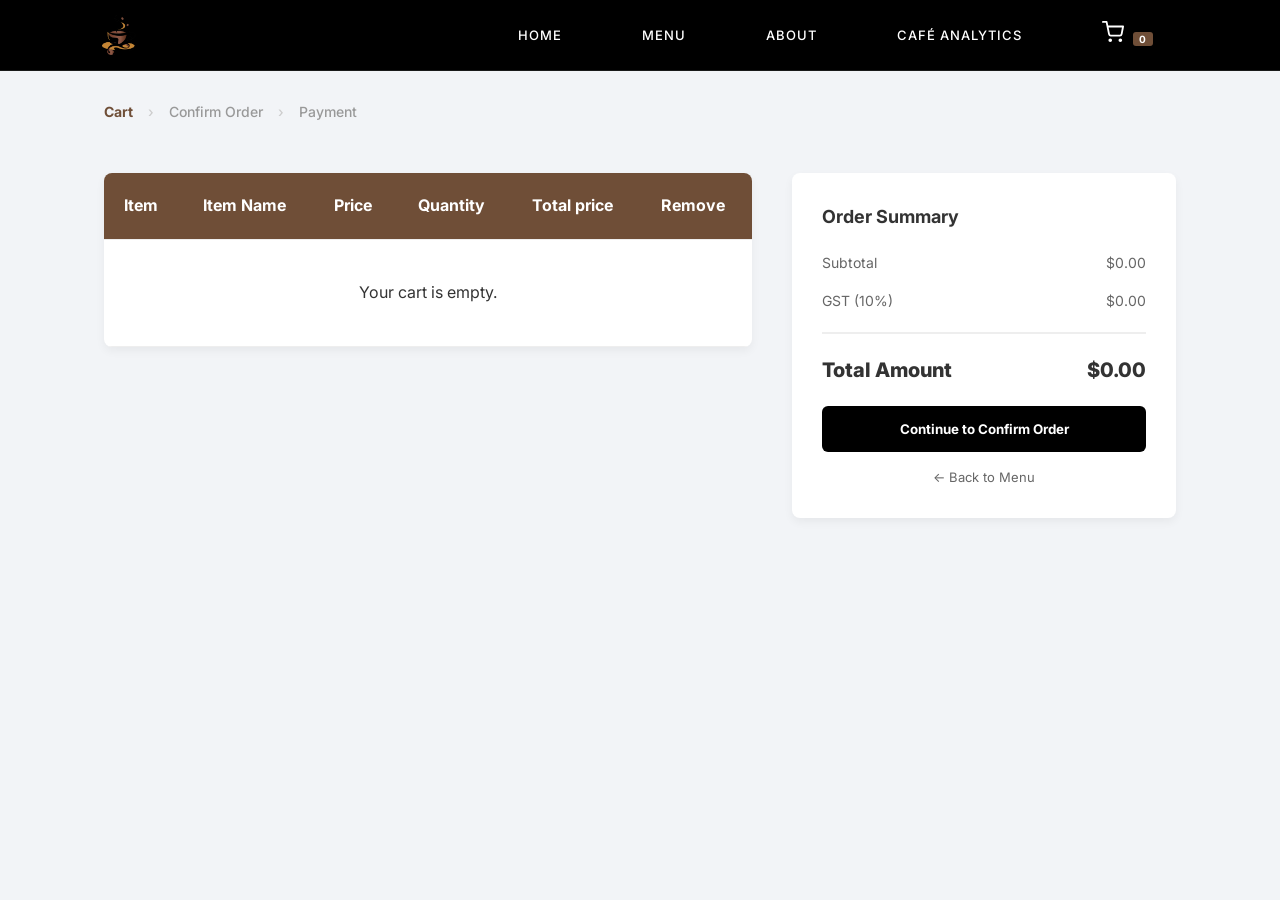
<file: cart.html>
<!DOCTYPE html>
<html lang="en">
<head>
    <meta charset="UTF-8">
    <meta name="viewport" content="width=device-width, initial-scale=1.0">
    <title>Cart</title>
    <link rel="stylesheet" href="CSS/style.css">
    <link rel="preconnect" href="https://fonts.googleapis.com">
    <link rel="preconnect" href="https://fonts.gstatic.com" crossorigin>
    <link href="https://fonts.googleapis.com/css2?family=Inter:wght@400;600;700&display=swap" rel="stylesheet">
</head>
<body class="cart-page">
    <!-- Navbar-->
    <nav class="navbar">
        <img src="Media/logo.png" class="logo" alt="BBHS Café Logo">
        <ul>
            <li><a href="index.html">Home</a></li>
            <li><a href="menu.html">Menu</a></li>
            <li><a href="about.html">About</a></li>
            <li><a href="cafe.html">Café Analytics</a></li>
            <li>
                <a href="cart.html" class="cart-link active">
                    <svg xmlns="http://www.w3.org/2000/svg" width="22" height="22" viewBox="0 0 24 24" fill="none" stroke="currentColor" stroke-width="2" stroke-linecap="round" stroke-linejoin="round">
                        <circle cx="9" cy="21" r="1"></circle>
                        <circle cx="20" cy="21" r="1"></circle>
                        <path d="M1 1h4l2.68 13.39a2 2 0 0 0 2 1.61h9.72a2 2 0 0 0 2-1.61L23 6H6"></path>
                    </svg>
                    <span id="cart-count">0</span>
                </a>
            </li>
        </ul>
    </nav>




    <!-- section below the image texts to different steps for the buying-->
    <main class="checkout-container">
        <nav class="checkout-steps">
            <a href="cart.html" class="step active">Cart</a>
            <span class="step-divider">›</span>
            <a href="checkout.html" class="step">Confirm Order</a>
            <span class="step-divider">›</span>
            <a href="payment.html" class="step">Payment</a>
        </nav>





    <!-- Category for the cart-->
        <div class="cart-content-wrapper">
            <div class="cart-main">
                <table class="cart-table">
                    <thead>
                        <tr>
                            <th>Item</th>
                            <th>Item Name</th>
                            <th>Price</th>
                            <th>Quantity</th>
                            <th>Total price</th>
                            <th>Remove</th>
                        </tr>
                    </thead>
                    <tbody id="cart-items-body">
                        </tbody>
                </table>
            </div>





    <!-- Order sumamry cart-->
            <aside class="cart-summary">
                <h3>Order Summary</h3>
                <div class="summary-row">
                    <span>Subtotal</span>
                    <span id="summary-subtotal">$0.00</span>
                </div>
                <div class="summary-row">
                    <span>GST (10%)</span>
                    <span id="gst-amount">$1.30</span>
                </div>
                <div class="summary-total">
                    <span>Total Amount</span>
                    <span id="grand-total">$0.00</span>
                </div>
                <button class="checkout-btn" onclick="goToShipping()">Continue to Confirm Order</button>
                <a href="menu.html" class="continue-shopping">← Back to Menu</a>
            </aside>
        </div>
    </main>





    <!-- JS for the cart-->
    <script src="JS/cart.js"></script>
</body>
</html>
</file>
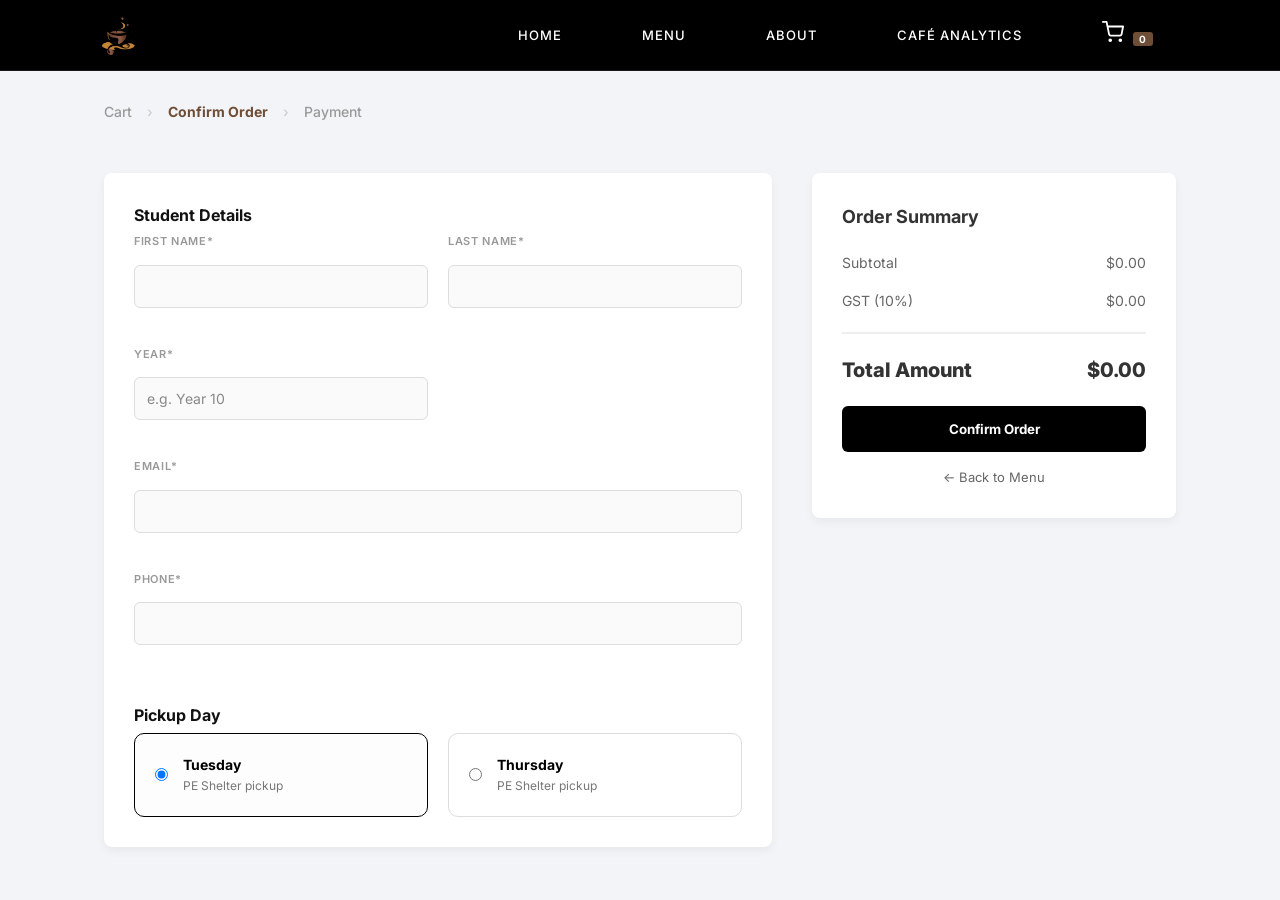
<file: checkout.html>
<!DOCTYPE html>
<html lang="en">
<head>
    <meta charset="UTF-8">
    <meta name="viewport" content="width=device-width, initial-scale=1.0">
    <title>Checkout</title>
    <link rel="stylesheet" href="CSS/style.css">
    <link rel="preconnect" href="https://fonts.googleapis.com">
    <link rel="preconnect" href="https://fonts.gstatic.com" crossorigin>
    <link href="https://fonts.googleapis.com/css2?family=Inter:wght@400;600;700&display=swap" rel="stylesheet">
</head>

<body class="cart-page">

<!-- Navbar -->
<nav class="navbar">
    <img src="Media/logo.png" class="logo" alt="BBHS Café Logo">
    <ul>
        <li><a href="index.html">Home</a></li>
        <li><a href="menu.html">Menu</a></li>
        <li><a href="about.html">About</a></li>
        <li><a href="cafe.html">Café Analytics</a></li>
        <li>
            <a href="cart.html" class="cart-link">
                <svg xmlns="http://www.w3.org/2000/svg" width="22" height="22" viewBox="0 0 24 24" fill="none" stroke="currentColor" stroke-width="2" stroke-linecap="round" stroke-linejoin="round">
                    <circle cx="9" cy="21" r="1"></circle>
                    <circle cx="20" cy="21" r="1"></circle>
                    <path d="M1 1h4l2.68 13.39a2 2 0 0 0 2 1.61h9.72a2 2 0 0 0 2-1.61L23 6H6"></path>
                </svg>
                <span id="cart-count">0</span>
            </a>
        </li>
    </ul>
</nav>

<!-- Checkout -->
<main class="checkout-container">

    <nav class="checkout-steps">
        <a href="cart.html" class="step">Cart</a>
        <span class="step-divider">›</span>
        <a href="checkout.html" class="step active">Confirm Order</a>
        <span class="step-divider">›</span>
        <a href="payment.html" class="step">Payment</a>
    </nav>

    <div class="cart-content-wrapper">

        <!-- FORM -->
        <div class="cart-main shipping-form-container">

            <h2 class="section-title">Student Details</h2>

            <form id="shipping-form" class="checkout-form">

                <div class="form-grid">

                    <div class="form-group">
                        <label>First Name*</label>
                        <input type="text" required>
                    </div>

                    <div class="form-group">
                        <label>Last Name*</label>
                        <input type="text" required>
                    </div>

                    <div class="form-group">
                        <label>Year*</label>
                        <input type="text" placeholder="e.g. Year 10" required>
                    </div>

                    <div class="form-group full-width">
                        <label>Email*</label>
                        <input type="email" required>
                    </div>

                    <div class="form-group full-width">
                        <label>Phone*</label>
                        <input type="tel" required>
                    </div>

                </div>

                <!-- PICKUP DAY (NOT COST) -->
                <h2 class="section-title" style="margin-top:40px;">
                    Pickup Day
                </h2>

                <div class="shipping-methods">

                    <label class="method-card">
                        <input type="radio" name="method" value="0" checked>
                        <div class="method-info">
                            <strong>Tuesday</strong>
                            <span>PE Shelter pickup</span>
                        </div>
                    </label>

                    <label class="method-card">
                        <input type="radio" name="method" value="0">
                        <div class="method-info">
                            <strong>Thursday</strong>
                            <span>PE Shelter pickup</span>
                        </div>
                    </label>

                </div>

            </form>

        </div>

        <!-- SUMMARY -->
        <aside class="cart-summary">

            <h3>Order Summary</h3>

            <div class="summary-row">
                <span>Subtotal</span>
                <span id="summary-subtotal">$0.00</span>
            </div>

            <div class="summary-row">
                <span>GST (10%)</span>
                <span id="gst-amount">$0.00</span>
            </div>

            <div class="summary-total">
                <span>Total Amount</span>
                <span id="grand-total">$0.00</span>
            </div>

            <button type="submit" form="shipping-form" class="checkout-btn">
                Confirm Order
            </button>

            <a href="menu.html" class="continue-shopping">← Back to Menu</a>

        </aside>

    </div>

</main>

<script src="JS/checkout.js"></script>
</body>
</html>
</file>
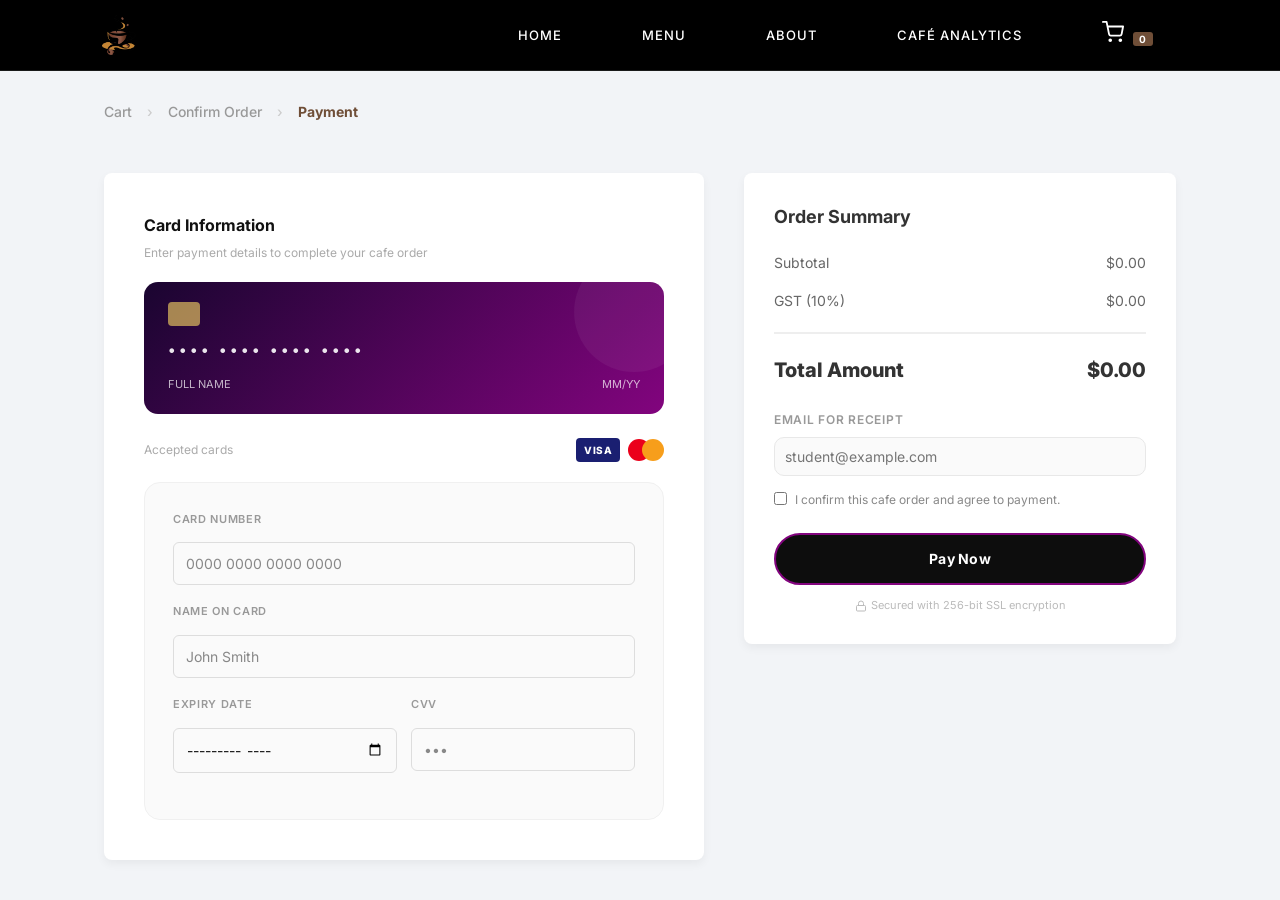
<file: payment.html>
<!DOCTYPE html>
<html lang="en">
<head>
    <meta charset="UTF-8">
    <meta name="viewport" content="width=device-width, initial-scale=1.0">
    <title>Payment</title>

    <link rel="stylesheet" href="CSS/style.css">

    <link rel="preconnect" href="https://fonts.googleapis.com">
    <link rel="preconnect" href="https://fonts.gstatic.com" crossorigin>

    <link href="https://fonts.googleapis.com/css2?family=Inter:wght@400;600;700&display=swap" rel="stylesheet">
</head>

<body class="cart-page">

    <!-- TY payment DISPLAY SECTION-->
    <div id="paymentSuccessOverlay" class="success-overlay">
        <div class="success-card">
            <div class="checkmark-circle">✅</div>

            <h2>Order Placed, Thank you!</h2>

            <p id="confirmationEmailText">
                Confirmation will be sent to your email.
            </p>

            <div id="submissionTimestamp" class="timestamp"></div>

            <p class="redirect-note">
                Redirecting to homepage in 5 seconds...
            </p>
        </div>
    </div>

    <!-- Navbar -->
    <nav class="navbar">

        <img src="Media/logo.png" class="logo" alt="BBHS Café Logo">

        <ul>

            <li>
                <a href="index.html">Home</a>
            </li>

            <li>
                <a href="menu.html">Menu</a>
            </li>

            <li>
                <a href="about.html">About</a>
            </li>

            <li>
                <a href="cafe.html">Café Analytics</a>
            </li>

            <li>
                <a href="cart.html" class="cart-link">

                    <svg xmlns="http://www.w3.org/2000/svg"
                         width="22"
                         height="22"
                         viewBox="0 0 24 24"
                         fill="none"
                         stroke="currentColor"
                         stroke-width="2"
                         stroke-linecap="round"
                         stroke-linejoin="round">

                        <circle cx="9" cy="21" r="1"></circle>
                        <circle cx="20" cy="21" r="1"></circle>

                        <path d="M1 1h4l2.68 13.39a2 2 0 0 0 2 1.61h9.72a2 2 0 0 0 2-1.61L23 6H6"></path>
                    </svg>

                    <span id="cart-count">0</span>

                </a>
            </li>

        </ul>

    </nav>

    <!-- checkout steps -->
    <main class="checkout-container">

        <nav class="checkout-steps">

            <a href="cart.html" class="step">Cart</a>

            <span class="step-divider">›</span>

            <a href="checkout.html" class="step">
                Confirm Order
            </a>

            <span class="step-divider">›</span>

            <span class="step active">Payment</span>

        </nav>

        <div class="cart-content-wrapper">

            <!-- Payment form -->
            <div class="cart-main card-only-container">

                <form id="finalPaymentForm">

                    <h2 class="section-title">
                        Card Information
                    </h2>

                    <p class="section-subtitle">
                        Enter payment details to complete your cafe order
                    </p>

                    <!-- LIVE CARD PREVIEW -->
                    <div class="card-preview-strip">

                        <div class="card-chip"></div>

                        <div class="card-num-display" id="prev-num">
                            •••• •••• •••• ••••
                        </div>

                        <div class="card-preview-bottom">

                            <span id="prev-name">
                                FULL NAME
                            </span>

                            <span id="prev-exp">
                                MM/YY
                            </span>

                        </div>

                    </div>

                    <!-- Accepted cards -->
                    <div class="card-header-row">

                        <span style="font-size:12px;color:#aaa;">
                            Accepted cards
                        </span>

                        <div class="card-logos">

                            <span class="visa-badge">
                                VISA
                            </span>

                            <div class="mc-badge">
                                <span></span>
                                <span></span>
                            </div>

                        </div>

                    </div>

                    <div class="card-visual-box">

                        <!-- Card number -->
                        <div class="form-group full-width">

                            <label>Card number</label>

                            <input type="text"
                                   placeholder="0000 0000 0000 0000"
                                   maxlength="19"
                                   required
                                   class="black-text-input"

                                   oninput="
                                   this.value=this.value
                                   .replace(/\D/g,'')
                                   .replace(/(.{4})/g,'$1 ')
                                   .trim();

                                   document.getElementById('prev-num').textContent=
                                   this.value || '•••• •••• •••• ••••'
                                   ">

                        </div>

                        <!-- Name -->
                        <div class="form-group full-width">

                            <label>Name on card</label>

                            <input type="text"
                                   placeholder="John Smith"
                                   required
                                   class="black-text-input"

                                   oninput="
                                   document.getElementById('prev-name').textContent=
                                   this.value.toUpperCase() || 'FULL NAME'
                                   ">

                        </div>

                        <!-- expiry + cvv -->
                        <div class="form-row-split">

                            <!-- Expiry -->
                            <div class="form-group">

                                <label>Expiry date</label>

                                <input type="month"
                                       required
                                       class="black-text-input"

                                       oninput="
                                       const v=this.value;

                                       if(v){
                                           const p=v.split('-');

                                           document.getElementById('prev-exp').textContent=
                                           p[1] + '/' + p[0].slice(2);
                                       }
                                       ">

                            </div>

                            <!-- CVV -->
                            <div class="form-group">

                                <label>CVV</label>

                                <input type="password"
                                       placeholder="•••"
                                       maxlength="4"
                                       required
                                       class="black-text-input">

                            </div>

                        </div>

                    </div>

                </form>

            </div>

            <!-- ORDER SUMMARY -->
            <aside class="cart-summary">

                <h3>Order Summary</h3>

                <div class="summary-row">
                    <span>Subtotal</span>
                    <span id="summary-subtotal">$0.00</span>
                </div>

                <div class="summary-row">
                    <span>GST (10%)</span>
                    <span id="gst-amount">$0.00</span>
                </div>

                <div class="summary-total">
                    <span>Total Amount</span>
                    <span id="grand-total">$0.00</span>
                </div>

                <!-- Email -->
                <div class="payment-email-group">

                    <label style="font-size:12px;font-weight:600;">
                        Email for Receipt
                    </label>

                    <input type="email"
                           id="pay-email"
                           placeholder="student@example.com"
                           required
                           class="black-text-input"

                           style="
                           width:100%;
                           padding:10px;
                           margin-top:5px;
                           ">

                </div>

                <!-- Terms -->
                <div class="terms-box">

                    <label class="checkbox-container">

                        <input type="checkbox"
                               id="agreeTerms"
                               required>

                        I confirm this cafe order and agree to payment.

                    </label>

                </div>

                <!-- Pay button -->
                <button type="submit"
                        form="finalPaymentForm"
                        class="button payment-trigger">

                    <strong>Pay Now</strong>

                </button>

                <!-- Secure note -->
                <p class="secure-note">

                    <svg width="12"
                         height="12"
                         viewBox="0 0 24 24"
                         fill="none"
                         stroke="#bbb"
                         stroke-width="2">

                        <rect x="3"
                              y="11"
                              width="18"
                              height="11"
                              rx="2"/>

                        <path d="M7 11V7a5 5 0 0110 0v4"/>

                    </svg>

                    Secured with 256-bit SSL encryption

                </p>

            </aside>

        </div>

    </main>

    <script src="JS/payment.js"></script>

</body>
</html>
</file>
<file: CSS/style.css>
/* =========================
   INDEX CSS CODE
========================= */

@import url('https://fonts.googleapis.com/css2?family=Inter:wght@400;600;700&display=swap');

/* Font section */
*{
    margin: 0;
    padding: 0;
    font-family: "Inter", sans-serif;
    box-sizing: border-box;
}

/* Banner section */
.banner{
    width: 100%;
    height: 100vh;
    position: relative;
    overflow: hidden;
}

/* Video background section */
.video-container{
    position: absolute;
    width: 100%;
    height: 100%;
    top: 0;
    left: 0;
}

.bgVideo{
    position: absolute;
    width: 100%;
    height: 100%;
    object-fit: cover;
    opacity: 0;
    transition: opacity 1s ease-in-out;
}

.bgVideo.active{
    opacity: 1;
}

/* Video background colour */
.banner::after{
    content: "";
    position: absolute;
    inset: 0;
    background: rgba(0,0,0,0.55);
    z-index: 1;
}

/* Navbar section*/
.navbar{
    width: 100%;
    padding: 20px 80px;
    display: flex;
    justify-content: space-between;
    align-items: center;
    position: absolute;
    top: 0;
    left: 0;
    z-index: 3;
}

/* Logo part*/
.logo{
    max-height: 150px;
    width: auto;
}

/* Still navbar part */
.navbar ul{
    margin-left: auto;
}

.navbar ul li{
    list-style: none;
    display: inline-block;
    margin: 0 25px;
    position: relative;
}

.navbar ul li a{
    text-decoration: none;
    color: white;
    text-transform: uppercase;
}

/* Animated in the navigation section*/
.navbar ul li::after{
    content: '';
    height: 3px;
    width: 0;
    background: #6F4E37;
    position: absolute;
    left: 0;
    bottom: -5px;
    transition: 0.5s;
}

.navbar ul li:hover::after{
    width: 100%;
}

/* Content section */
.content{
    position: absolute;
    top: 50%;
    width: 100%;
    transform: translateY(-50%);
    text-align: center;
    color: white;
    z-index: 2;
}

.content h1{
    font-size: 70px;
}

.content p{
    margin: 20px auto;
}

/* Button section */
.button{
    width: 200px;
    padding: 15px;
    border-radius: 50px;
    border: 2px solid #6F4E37;
    background: transparent;
    color: white;
    cursor: pointer;
    position: relative;
    overflow: hidden;
    z-index: 2;
}

.button span{
    position: absolute;
    top: 0;
    left: 0;
    height: 100%;
    width: 0%;
    background: #6F4E37;
    transition: width 0.5s ease;
    z-index: -1;
}

.button:hover span{
    width: 100%;
}

/* Animated section for the h1 */
.title {
    position: absolute;
    top: 50%;
    left: 50%;
    transform: translate(-50%, -50%);
    font-size: clamp(40px, 8vw, 160px);
    white-space: nowrap;
    -webkit-text-stroke: 1px #fff;
    color: transparent;
    background-image: linear-gradient(#fff, #fff);
    background-repeat: no-repeat;
    -webkit-background-clip: text;
    background-clip: text;
    background-position: -1000px 0;
    animation: backcolor 4s linear infinite alternate;
}

@keyframes backcolor {
    0% { background-position: -1000px 0; }
    40% { background-position: 0 0; }   
    60% { background-position: 0 0; }   
    100% { background-position: -1000px 0; }
}























/* =========================
   ABOUT CSS CODE
========================= */

/* About page video background */
.about{
    margin: 0;
    padding: 0;
    overflow-x: hidden;
}

/* background video */
.bg-video{
    position: fixed;
    top: 0;
    left: 0;
    width: 100%;
    height: 100%;
    object-fit: cover;
    z-index: -2;
}

/* BG video handling section */
.about::after{
    content: "";
    position: fixed;
    inset: 0;
    background: rgba(0, 0, 0, 0);
    z-index: -1;
}

/* About nova content section*/
.about-content{
    position: relative;
    margin: 120px auto;
    width: 70%;
    text-align: center;
    color: white;
}

.about-content h1{
    font-size: 50px;
    margin-bottom: 20px;
    font-weight: 600;
}

.about-content p{
    font-size: 18px;
    line-height: 1.6;
    margin-bottom: 15px;
}


/* Neon section for the texts*/
.neon {
    color: #6F4E37;
    text-shadow:
        0 0 4px rgba(111, 78, 55, 0.4),
        0 0 10px rgba(255, 140, 66, 0.3),
        0 0 18px rgba(255, 200, 150, 0.2);
}

/* Making the three boxes section in a row */
.stats{
    display: flex;
    justify-content: center;
    align-items: stretch;
    gap: 35px;
    margin-top: 40px;
    flex-wrap: wrap;
}

/* The code for handling the structure of the boxes*/
.card{
    width: 360px;
    min-height: 200px;

    background: #131317; 
    border: 1px solid rgba(255, 255, 255, 0.06);
    border-radius: 15px;

    color: white;
    padding: 30px;
    text-align: center;

    cursor: pointer;

    transition: all 0.15s ease;

    box-shadow: 0 10px 25px rgba(0, 0, 0, 0.5);
}

/* Hover effect of the boxes */
.card:hover{
    transform: translateY(-8px);
    background: #27272b; 
    box-shadow: 0 18px 45px rgba(0, 0, 0, 0.7);
}

/* Click effect on the card */
.card:active{
    background: #1F1F24; 
    transform: scale(0.97);
}

/* Icon handling section */
.card .icon{
    font-size: 38px;
    margin-bottom: 15px;
    opacity: 0.9;
}


/* Title inside the card section*/
.card h2{
    font-size: 22px;
    margin-bottom: 10px;
}


/* Texts inside the card section */
.card p{
    font-size: 14px;
    line-height: 1.6;
    opacity: 0.7;
}

/* Making the card responsive section */
@media (max-width: 900px){
    .stats{
        flex-direction: column;
        align-items: center;
    }
}

/*Section regards to Different*/
.difference{
    text-align: center;
    margin-top: 40px;
    color: white;
}

.difference h2{
    font-size: 34px;
    font-weight: 700;
}

/* Values section */
.values-section{
    background: rgba(120, 116, 116, 0.35); 

    width: 100%;
    padding: 100px 20px;

    color: white;
    text-align: center;

    backdrop-filter: blur(6px);
    -webkit-backdrop-filter: blur(6px);
}

/* heading */
.values-section h2{
    font-size: 34px;
    margin-bottom: 15px;
}

/* intro text */
.values-intro{
    font-size: 16px;
    opacity: 0.9;
    max-width: 600px;
    margin: 0 auto 50px auto;
    line-height: 1.6;
}

/* bottom row layout like the three texts ina row in the values content */
.values-row{
    display: flex;
    justify-content: center;
    gap: 80px;
    flex-wrap: wrap;
}

/* each column in the box */
.value-item{
    width: 260px;
    text-align: center;
}

.value-item h3{
    font-size: 20px;
    margin-bottom: 8px;
}

.value-item p{
    font-size: 14px;
    opacity: 0.95;
    line-height: 1.5;
}

/* Footer section*/
.footer{
    text-align: center;
    color: white;
    opacity: 0.6;

    padding: 40px 20px;
    margin-top: 40px;
    font-size: 14px;
}






























/* =========================
   MENU CSS CODE
========================= */

* {
    margin: 0;
    padding: 0;
    box-sizing: border-box;
}

body {
    font-family: 'Inter', sans-serif;
    background-color: #ffffff;
    color: #000000;
    line-height: 1.6;
    overflow-x: hidden;
}

/* ── Navbar ── */
.navbar {
    display: flex;
    justify-content: space-between;
    align-items: center;
    padding: 15px 8%;
    background: rgba(0, 0, 0, 0.95);
    backdrop-filter: blur(10px);
    position: sticky;
    top: 0;
    z-index: 1000;
    border-bottom: 1px solid rgba(255, 255, 255, 0.1);
}

.logo {
    height: 40px;
}

.navbar ul {
    display: flex;
    list-style: none;
    gap: 30px;
    align-items: center;
}

.navbar ul li {
    position: relative;
}

.navbar ul li a {
    color: #ffffff;
    text-decoration: none;
    font-size: 13px;
    font-weight: 500;
    text-transform: uppercase;
    letter-spacing: 1px;
    transition: 0.3s ease;
    display: inline-block;
    padding: 5px 0;
}

.navbar ul li a:hover {
    color: #6F4E37;
}

.navbar ul li a.active {
    color: #ffffff;
    text-decoration: none;
    border-bottom: none;
}

/* ── Hero ── */
.shop-hero {
    position: relative;
    height: 30vh;
    width: 100%;
    display: flex;
    align-items: center;
    justify-content: center;
    overflow: hidden;
}

.shop-hero video {
    position: absolute;
    top: 0;
    left: 0;
    width: 100%;
    height: 100%;
    object-fit: cover;
    z-index: 1;
}

.hero-overlay {
    position: relative;
    z-index: 2;
    text-align: center;
    color: #ffffff;
}

.hero-overlay h1 {
    font-size: clamp(1.8rem, 4vw, 2.8rem);
    font-weight: 800;
    letter-spacing: 8px;
    text-transform: uppercase;
}

.hero-overlay p {
    font-size: 0.9rem;
    opacity: 0.8;
    margin-top: 5px;
}

/* ── Layout ── */
.shop-layout {
    display: flex;
    padding: 0;
    gap: 0;
}

.sidebar {
    width: 240px;
    flex-shrink: 0;
    background: #f0f0f0;
    padding: 40px 25px;
    border-right: 1px solid #d0d0d0;
    min-height: 100vh;
}

/* ── Search ── */
.search-box input {
    width: 100%;
    padding: 12px;
    border: 1px solid #ddd;
    border-radius: 8px;
    font-size: 14px;
    outline: none;
    background: #fff;
    transition: border 0.2s ease;
}

.search-box input:focus {
    border-color: #6F4E37;
}

/* ── Filters ── */
.filter-section h4 {
    font-size: 11px;
    font-weight: 700;
    letter-spacing: 2px;
    color: #6F4E37;
    margin: 30px 0 10px 0;
    text-transform: uppercase;
}

.filter-section button {
    display: block;
    width: 100%;
    background: none;
    border: none;
    padding: 8px 0;
    text-align: left;
    font-size: 14px;
    color: #444;
    cursor: pointer;
    transition: 0.2s;
}

.filter-section button.active {
    color: #000;
    font-weight: 700;
}

/* ── Product Grid ── */
.product-grid {
    flex: 1;
    display: grid;
    grid-template-columns: repeat(3, 1fr);
    background: #f4f4f4;
    gap: 24px;
    padding: 40px;
    align-content: start;
}

/* ── Product Card ── */
.product-card {
    background: #ffffff;
    border-radius: 16px;
    box-shadow: 0 4px 16px rgba(0, 0, 0, 0.08), 0 1px 4px rgba(0, 0, 0, 0.04);
    overflow: hidden;
    display: flex;
    flex-direction: column;
    transition: transform 0.25s ease, box-shadow 0.25s ease;
}

.product-card:hover {
    transform: translateY(-6px);
    box-shadow: 0 14px 36px rgba(0, 0, 0, 0.13), 0 2px 8px rgba(0, 0, 0, 0.06);
}

/* ── Card Image ── */
.product-card-image-wrapper {
    width: 100%;
    height: 180px;
    overflow: hidden;
    background: #f5f5f5;
}

.product-image {
    width: 100%;
    height: 100%;
    object-fit: cover;
    transition: transform 0.35s ease;
}

.product-card:hover .product-image {
    transform: scale(1.05);
}

/* ── Card Body ── */
.product-card-body {
    padding: 14px 16px 16px;
    display: flex;
    flex-direction: column;
    flex: 1;
}

.product-name {
    font-size: 0.95rem;
    font-weight: 700;
    margin-bottom: 6px;
    color: #1a1a1a;
    text-transform: none;
}

.product-category {
    display: inline-block;
    font-size: 0.7rem;
    font-weight: 600;
    letter-spacing: 0.03em;
    text-transform: uppercase;
    background: #e0f7fa;
    color: #6F4E37;
    padding: 3px 10px;
    border-radius: 20px;
    margin-bottom: 10px;
    width: fit-content;
}

.product-description {
    font-size: 0.8rem;
    color: #888;
    line-height: 1.5;
    margin-bottom: 14px;
    flex: 1;
}

/* ── Card Footer ── */
.product-footer {
    display: flex;
    align-items: center;
    justify-content: space-between;
}

.product-price {
    font-size: 1.2rem;
    font-weight: 800;
    color: #1a1a1a;
    margin: 0;
}

.cart-btn {
    display: flex;
    align-items: center;
    gap: 6px;
    padding: 9px 16px;
    font-size: 0.82rem;
    font-weight: 700;
    cursor: pointer;
    border-radius: 10px;
    border: none;
    background: #6F4E37;
    color: #fff;
    transition: background 0.2s ease, transform 0.1s ease;
}

.cart-btn:hover {
    background: #6F4E37;
    transform: scale(1.03);
}

.cart-btn.remove {
    background: #e53935;
}

.cart-btn.remove:hover {
    background: #c62828;
}

/* ── Cart Count Badge ── */
#cart-count {
    background: #6F4E37;
    color: white;
    padding: 1px 6px;
    border-radius: 3px;
    font-size: 10px;
    font-weight: 700;
    margin-left: 5px;
}

/* ── Responsive ── */
@media (max-width: 1024px) {
    .product-grid {
        grid-template-columns: repeat(2, 1fr);
    }
}

@media (max-width: 768px) {
    .shop-layout {
        flex-direction: column;
    }

    .sidebar {
        width: 100%;
        min-height: auto;
    }

    .product-grid {
        grid-template-columns: 1fr;
        padding: 20px;
    }
}
























/* =========================
   CART CSS CODE
========================= */

/* Whole page*/
* {
    margin: 0;
    padding: 0;
    box-sizing: border-box;
}

body {
    font-family: 'Inter', sans-serif;
    background-color: #f2f4f7;
    color: #333;
}

/* Navbar section */
.navbar {
    display: flex;
    justify-content: space-between;
    align-items: center;
    padding: 15px 8%;
    background: #000;
    position: sticky;
    top: 0;
    z-index: 1000;
}

.navbar ul {
    display: flex;
    list-style: none;
    gap: 30px;
}

.navbar ul li a {
    color: #fff !important;
    text-decoration: none;
    font-size: 13px;
    text-transform: uppercase;
}

/* Checkout step section */
.checkout-steps {
    display: flex;
    align-items: center;
    gap: 15px;
    padding: 30px 0;
    margin-bottom: 20px;
    font-size: 14px;
    font-weight: 500;
}

.step {
    text-decoration: none;
    color: #999;
    transition: 0.3s;
}

.step.active {
    color: #6F4E37;
    font-weight: 700;
}

.step:hover {
    color: #333;
}

.step-divider {
    color: #ccc;
}

/*Layout section of the left side of cart*/
.checkout-container {
    max-width: 1200px;
    margin: 0 auto;
    padding: 0 5%;
}

.cart-content-wrapper {
    display: flex;
    gap: 40px;
    align-items: flex-start;
}

.cart-main {
    flex: 2;
    background: #fff;
    border-radius: 8px;
    overflow: hidden;
    box-shadow: 0 4px 10px rgba(0,0,0,0.05);
}

/* Table in the category for the cart to see the product chose*/
.cart-table {
    width: 100%;
    border-collapse: collapse;
}

.cart-table thead {
    background: #6F4E37;
    color: #fff;
}

.cart-table th,
.cart-table td {
    padding: 20px;
    text-align: left;
    border-bottom: 1px solid #eee;
}

/* Quantity Box  in the cart */
.qty-box {
    display: flex;
    align-items: center;
    gap: 10px;
    border: 1px solid #ddd;
    padding: 5px 10px;
    border-radius: 4px;
    width: fit-content;
}

.qty-btn {
    background: none;
    border: none;
    cursor: pointer;
    font-size: 16px;
    font-weight: bold;
    color: #666;
}

/*  Remove Button for removing product */
.remove-link {
    color: #ff4d4d;
    border: none;
    background: none;
    cursor: pointer;
    font-size: 12px;
    font-weight: 600;
}

/* Sidebar Summary card section */
.cart-summary {
    flex: 1;
    background: #fff;
    padding: 30px;
    border-radius: 8px;
    box-shadow: 0 4px 10px rgba(0,0,0,0.05);
    position: sticky;
    top: 100px;
}

.cart-summary h3 {
    margin-bottom: 20px;
    font-size: 18px;
}

.summary-row {
    display: flex;
    justify-content: space-between;
    margin-bottom: 15px;
    color: #666;
    font-size: 14px;
}

.summary-total {
    display: flex;
    justify-content: space-between;
    margin-top: 20px;
    padding-top: 20px;
    border-top: 2px solid #eee;
    font-weight: 800;
    font-size: 20px;
}

/*  Buttons for next stage */
.checkout-btn {
    width: 100%;
    background: #000;
    color: #fff;
    border: none;
    padding: 15px;
    border-radius: 6px;
    font-weight: 700;
    cursor: pointer;
    margin-top: 20px;
    transition: 0.3s;
}

.checkout-btn:hover {
    background: #333;
}

.continue-shopping {
    display: block;
    text-align: center;
    margin-top: 15px;
    font-size: 13px;
    color: #666;
    text-decoration: none;
}

/* cart and summary card section resposive section */
@media (max-width: 900px) {
    .cart-content-wrapper {
        flex-direction: column;
    }

    .cart-summary {
        width: 100%;
        position: static;
    }
}
























/* =========================
   CHECKOUT CSS CODE
========================= */

/* Shipping Form Styles */
.shipping-form-container {
    padding: 30px !important;
}

.section-title {
    font-size: 20px;
    font-weight: 700;
    margin-bottom: 25px;
}

/* FORM GRID */
.form-grid {
    display: grid;
    grid-template-columns: 1fr 1fr;
    gap: 20px;
}

.form-group {
    display: flex;
    flex-direction: column;
    gap: 8px;
}

.form-group.full-width {
    grid-column: span 2;
}

.form-group label {
    font-size: 13px;
    font-weight: 600;
    color: #333;
}

/* input section in the form */
.form-group input {
    padding: 12px;
    border: 1px solid #ddd;
    border-radius: 6px;
    font-size: 14px;
    background: #fafafa;
    outline: none;

    color: #000000; /* ✅ text typed by user */
}

.form-group input::placeholder {
    color: #888888; /* light grey instead of white */
}

.form-group input:focus {
    border-color: #82047e;
    background: #ffffff;
    color: #000000;
}

/* Shipping Methods section */
.shipping-methods {
    display: flex;
    gap: 20px;
}

.method-card {
    flex: 1;
    display: flex;
    align-items: center;
    gap: 15px;
    padding: 20px;
    border: 1px solid #ddd;
    border-radius: 10px;
    cursor: pointer;
    transition: 0.3s;
}

.method-card:has(input:checked) {
    border-color: #000;
    background: #fdfdfd;
}

.method-info {
    display: flex;
    flex-direction: column;
    flex-grow: 1;
}

.method-info strong {
    font-size: 14px;
    color: #000000;
}

.method-info span {
    font-size: 12px;
    color: #777;
}

.method-price {
    font-weight: 700;
    color: #000000;
}























/* =========================
   PAYMENT CSS CODE
========================= */

.card-only-container {
    padding: 40px !important;
    max-width: 600px;
}

.black-text-input {
    width: 100%;
    padding: 12px 14px;
    border: 1.5px solid #e8e8e8;
    border-radius: 10px;
    font-size: 14px;
    color: #111 !important;
    background: #fafafa !important;
    outline: none;
    transition: border 0.2s, background 0.2s;
    font-family: 'Inter', sans-serif;
}

.black-text-input:focus {
    border-color: #82047e;
    background: #fff !important;
}

/* Card live preview */
.card-preview-strip {
    background: linear-gradient(135deg, #1a0530, #82047e);
    border-radius: 14px;
    padding: 20px 24px;
    margin-bottom: 24px;
    color: #fff;
    min-height: 90px;
    position: relative;
    overflow: hidden;
}

.card-preview-strip::before {
    content: '';
    position: absolute;
    top: -30px; right: -30px;
    width: 120px; height: 120px;
    border-radius: 50%;
    background: rgba(255,255,255,0.05);
}

.card-chip {
    width: 32px;
    height: 24px;
    background: rgba(255,220,100,0.6);
    border-radius: 4px;
    margin-bottom: 12px;
}

.card-num-display {
    font-size: 15px;
    letter-spacing: 0.2em;
    font-weight: 600;
    margin-bottom: 14px;
    opacity: 0.9;
}

.card-preview-bottom {
    display: flex;
    justify-content: space-between;
    font-size: 11px;
    opacity: 0.7;
}

/* Card accepted logos */
.card-header-row {
    display: flex;
    justify-content: space-between;
    align-items: center;
    margin-bottom: 20px;
}

.card-logos {
    display: flex;
    gap: 8px;
    align-items: center;
}

.visa-badge {
    background: #1a1f71;
    color: #fff;
    font-size: 10px;
    font-weight: 800;
    padding: 4px 8px;
    border-radius: 4px;
    letter-spacing: 0.05em;
}

.mc-badge {
    display: flex;
}

.mc-badge span:first-child {
    width: 22px; height: 22px;
    border-radius: 50%;
    background: #eb001b;
    display: block;
}

.mc-badge span:last-child {
    width: 22px; height: 22px;
    border-radius: 50%;
    background: #f79e1b;
    display: block;
    margin-left: -8px;
}

/* Visual box around card fields */
.card-visual-box {
    border: 1.5px solid #f0f0f0;
    padding: 28px;
    border-radius: 16px;
    background: #fafafa;
}

.form-group {
    margin-bottom: 18px;
}

.form-group label,
.card-visual-box label {
    font-size: 11px;
    font-weight: 600;
    color: #999;
    text-transform: uppercase;
    letter-spacing: 0.06em;
    display: block;
    margin-bottom: 6px;
}

.form-row-split {
    display: grid;
    grid-template-columns: 1fr 1fr;
    gap: 14px;
}

/* Section titles */
.section-title {
    font-size: 16px;
    font-weight: 700;
    color: #111;
    margin-bottom: 4px;
}

.section-subtitle {
    font-size: 12px;
    color: #aaa;
    margin-bottom: 20px;
}

/* Email section */
.payment-email-group {
    margin-top: 20px;
}

.payment-email-group label {
    font-size: 11px;
    font-weight: 600;
    color: #999;
    text-transform: uppercase;
    letter-spacing: 0.06em;
}

/* Pay button */
.payment-trigger {
    width: 100% !important;
    margin-top: 20px;
    border: 2px solid #82047e !important;
    background: #0d0d0d !important;
    border-radius: 50px !important;
    height: 52px;
    cursor: pointer;
    transition: background 0.25s ease;
    font-size: 14px;
    font-weight: 700;
    color: #fff;
    letter-spacing: 0.02em;
}

.payment-trigger:hover {
    background: #82047e !important;
}

/* Secure note */
.secure-note {
    text-align: center;
    font-size: 11px;
    color: #bbb;
    margin-top: 12px;
    display: flex;
    align-items: center;
    justify-content: center;
    gap: 4px;
}

/* Terms checkbox */
.terms-box {
    margin-top: 14px;
    margin-bottom: 4px;
}

.checkbox-container {
    display: flex;
    align-items: flex-start;
    gap: 8px;
    font-size: 12px;
    color: #888;
    cursor: pointer;
}

.checkbox-container input[type="checkbox"] {
    margin-top: 2px;
    accent-color: #82047e;
}

/* Success overlay */
.success-overlay {
    position: fixed;
    inset: 0;
    background: rgba(255,255,255,0.97);
    display: none;
    justify-content: center;
    align-items: center;
    z-index: 2000;
}

.success-card {
    text-align: center;
    padding: 40px;
    background: #fff;
    border-radius: 20px;
    border: 1px solid #ebebeb;
    max-width: 400px;
}

.checkmark-circle {
    font-size: 60px;
    margin-bottom: 10px;
}

.timestamp {
    font-size: 13px;
    color: #888;
    margin-top: 10px;
    font-weight: 600;
}

.redirect-note {
    font-size: 12px;
    color: #bbb;
    margin-top: 8px;
}























/* =========================
   CAFE ANALYTICS CSS CODE
========================= */

.cafe-wrapper {
    max-width: 1100px;
    margin: 0 auto;
    padding: 40px 30px;
}

.headerc {
    text-align: center;
    padding: 20px 20px 36px;
}

.headerc h1 {
    font-size: 1.8rem;
    font-weight: 800;
    color: #1a1a1a;
    margin-bottom: 8px;
}

.headerc p {
    font-size: 0.9rem;
    color: #888;
}

/* Stat Cards */
.grid {
    display: flex;
    gap: 20px;
    justify-content: center;
    margin-bottom: 30px;
}

.card1 {
    background: white;
    padding: 22px 24px;
    border-radius: 16px;
    flex: 1;
    max-width: 320px;
    box-shadow: 0 2px 12px rgba(0,0,0,0.07);
}

.card1-top {
    display: flex;
    justify-content: space-between;
    align-items: center;
    margin-bottom: 14px;
}

.card1-icon {
    width: 38px;
    height: 38px;
    border-radius: 10px;
    display: flex;
    align-items: center;
    justify-content: center;
}

.card1-trend {
    font-size: 0.75rem;
    font-weight: 600;
}

.card1-trend.up { color: #34a853; }
.card1-trend.stable { color: #888; }

.card1 h2 {
    font-size: 1.9rem;
    font-weight: 800;
    color: #1a1a1a;
    margin-bottom: 4px;
}

.card1 p {
    font-size: 0.75rem;
    color: #aaa;
}

/* Charts Row */
.charts-row {
    display: flex;
    gap: 20px;
    margin-bottom: 30px;
}

.chart-card {
    background: #fff;
    border-radius: 16px;
    padding: 24px;
    flex: 1;
    box-shadow: 0 2px 12px rgba(0,0,0,0.07);
}

.chart-card h3 {
    font-size: 0.95rem;
    font-weight: 700;
    color: #1a1a1a;
    margin-bottom: 20px;
}

.pie-wrapper, .bar-wrapper {
    position: relative;
    width: 100%;
}

/* Data Journalism Box */
.section.box {
    background: #fff;
    border-radius: 16px;
    padding: 24px;
    box-shadow: 0 2px 12px rgba(0,0,0,0.07);
    display: flex;
    gap: 16px;
    align-items: flex-start;
    border-left: none;
}

.box-icon {
    width: 36px;
    height: 36px;
    background: #4285f4;
    border-radius: 10px;
    display: flex;
    align-items: center;
    justify-content: center;
    flex-shrink: 0;
}

.section.box h2 {
    font-size: 1rem;
    font-weight: 700;
    margin-bottom: 8px;
    color: #1a1a1a;
}

.section.box p {
    font-size: 0.85rem;
    color: #666;
    line-height: 1.6;
}

.footer {
    text-align: center;
    padding: 20px;
    margin-top: 0;
    background: #111;
    color: white;
    font-size: 0.85rem;
}

@media (max-width: 768px) {
    .grid, .charts-row {
        flex-direction: column;
    }
    .card1 {
        max-width: 100%;
    }
}
</file>
